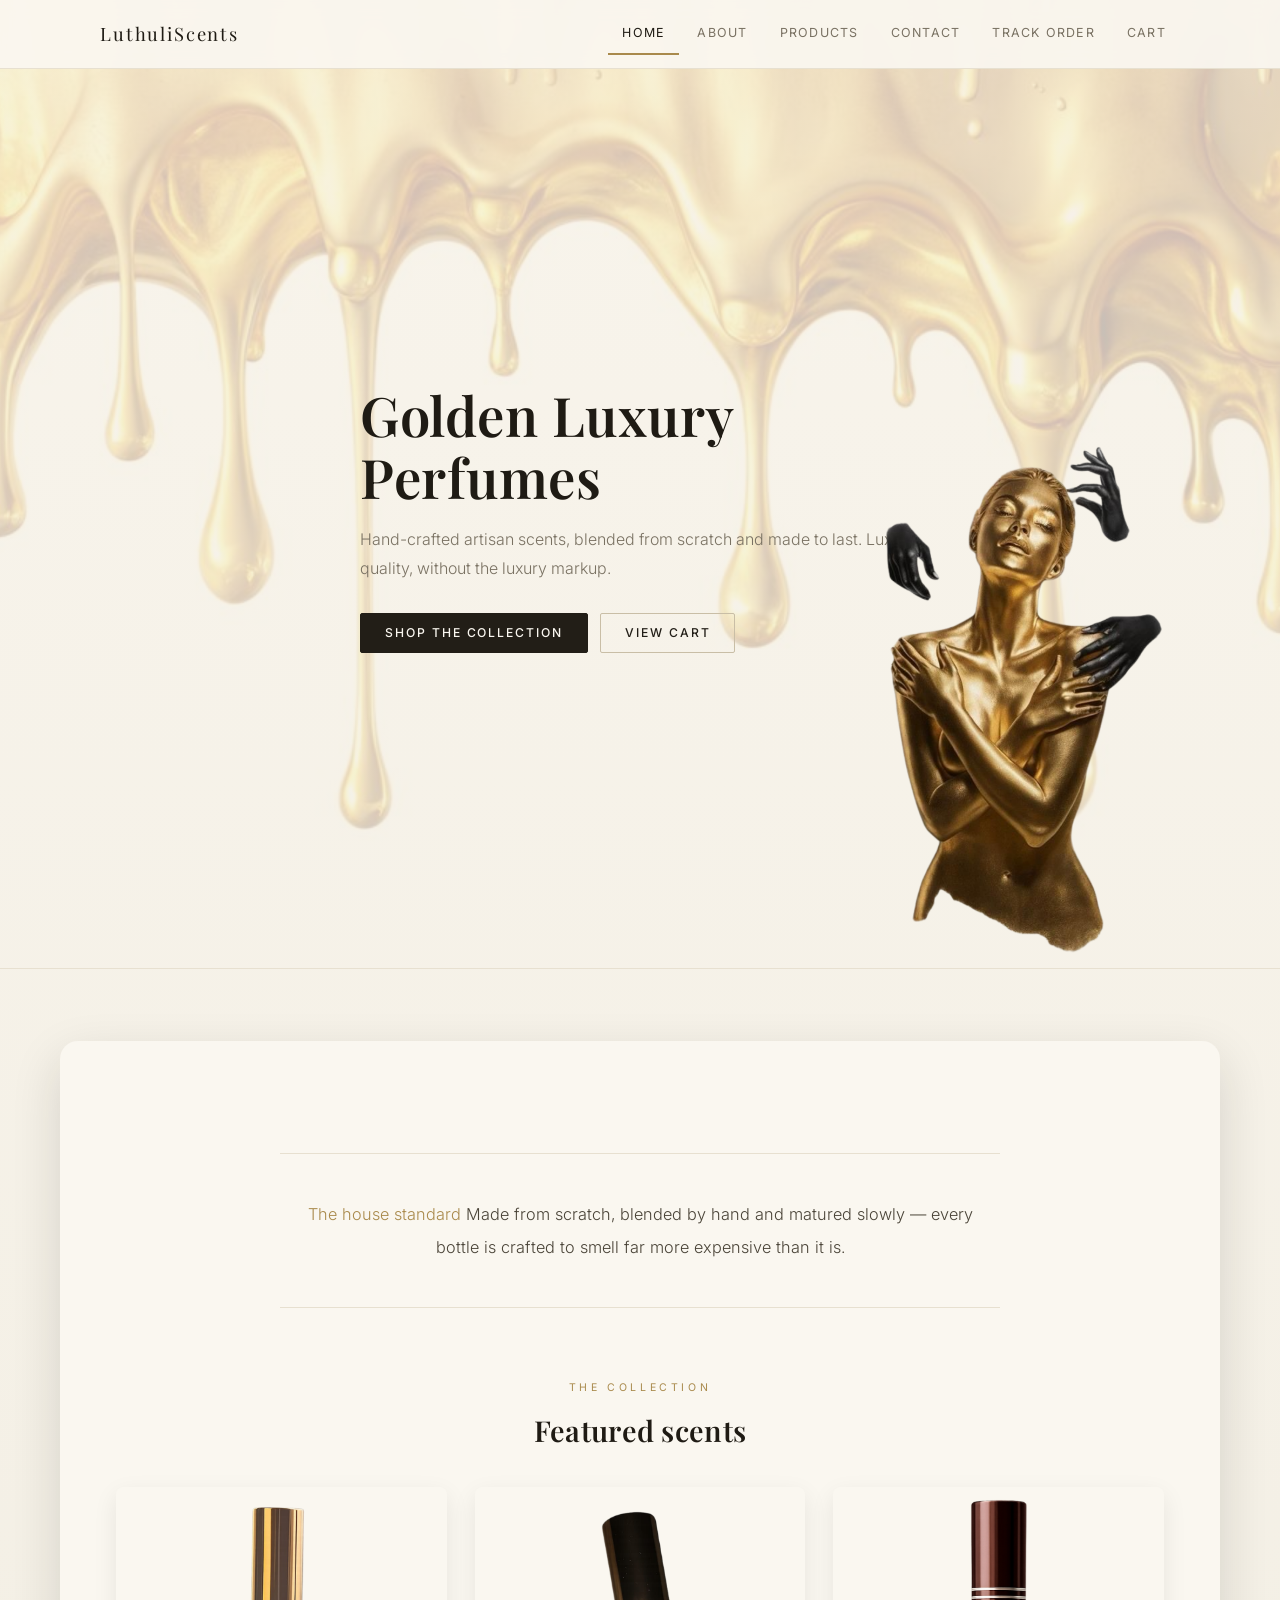
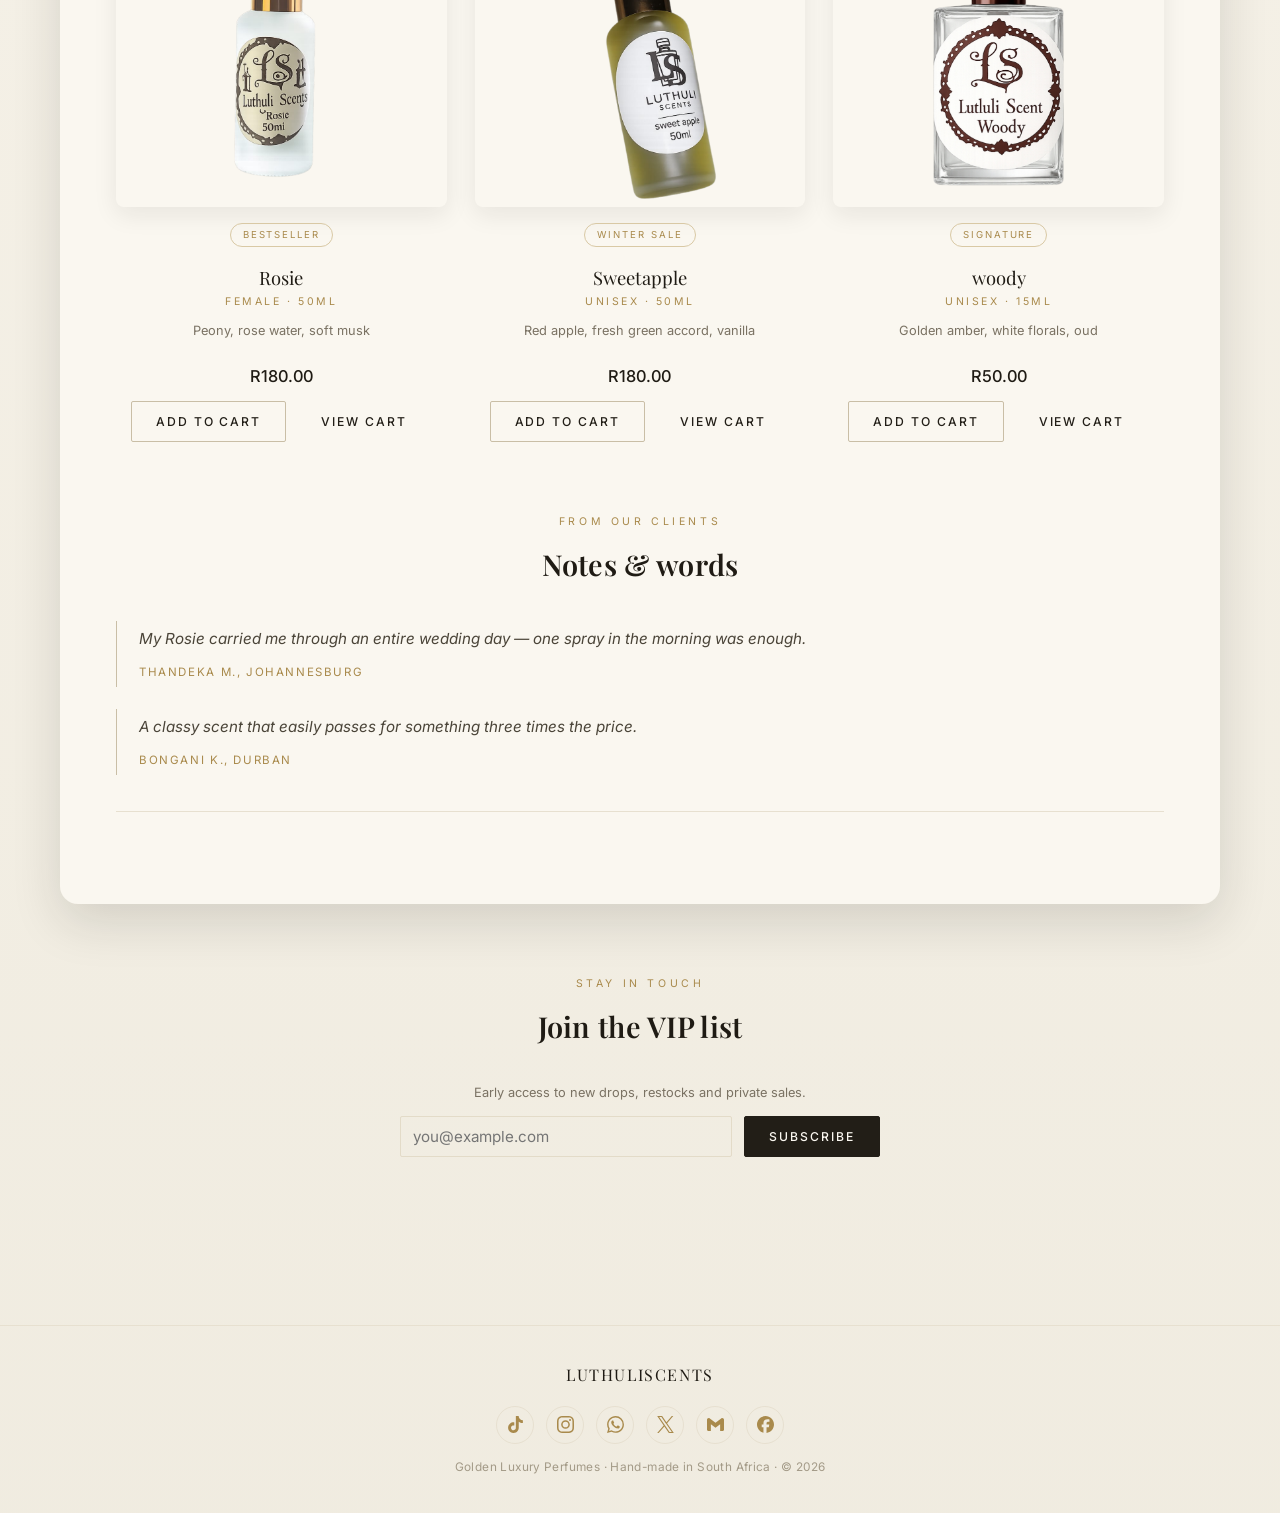
<file: index.html>
<!DOCTYPE html>
<html lang="en">
  <head>
    <meta charset="UTF-8" />
    <meta name="viewport" content="width=device-width, initial-scale=1.0" />
    <title>LuthuliScents — Golden Luxury Perfumes</title>
    <meta name="description" content="Hand-crafted artisan perfumes made from scratch in South Africa. Female, male and unisex scents that smell expensive without the markup." />
    <link rel="stylesheet" href="css/style.css" />
  </head>
<body data-active="home"
        data-hero-title="Golden Luxury Perfumes"
        data-hero-subtitle="Hand-crafted artisan scents, blended from scratch and made to last. Luxury quality, without the luxury markup."
        data-hero-cta-label="Shop the collection"
        data-hero-cta-href="products.html"
        data-hero-cta2-label="View cart"
        data-hero-cta2-href="cart.html"
        data-hero-float="golden-lady.png">
    <div id="site-header"></div>
    <div id="site-hero"></div>

    <main class="container page">
      <div class="home-body">
        <div class="statement"><span class="mark">The house standard</span> Made from scratch, blended by hand and matured slowly — every bottle is crafted to smell far more expensive than it is.</div>

        <section class="sec-head">
          <div class="label">The Collection</div>
          <h2>Featured scents</h2>
        </section>
        <div class="grid grid-3" id="featured-grid"></div>

        <section class="sec-head">
          <div class="label">From our clients</div>
          <h2>Notes &amp; words</h2>
        </section>
        <div class="quote">My Rosie carried me through an entire wedding day — one spray in the morning was enough.<div class="who">Thandeka M., Johannesburg</div></div>
        <div class="quote">A classy scent that easily passes for something three times the price.<div class="who">Bongani K., Durban</div></div>

        <hr />
      </div>

      <section class="sec-head">
        <div class="label">Stay in touch</div>
        <h2>Join the VIP list</h2>
      </section>
      <p class="caption" style="text-align:center;">Early access to new drops, restocks and private sales.</p>
      <form id="newsletter-form" style="max-width:480px; margin:0 auto; display:flex; gap:12px; flex-wrap:wrap;">
        <input id="newsletter-email" name="email" type="email" placeholder="you@example.com" style="flex:1; min-width:220px;" required />
        <button class="btn primary" type="submit">Subscribe</button>
      </form>
      <p id="newsletter-result" style="text-align:center;"></p>
    </main>

    <div id="site-footer"></div>

    <script src="js/data.js"></script>
    <script src="js/site.js"></script>
    <script src="js/cart.js"></script>
    <script src="js/products.js"></script>
    <script>
      window.LS_READY.then(function () {
        window.renderFeatured('featured-grid');
      });

      document.getElementById('newsletter-form').addEventListener('submit', function (event) {
        event.preventDefault();
        var email = document.getElementById('newsletter-email').value.trim();
        var note = document.getElementById('newsletter-result');
        if (!email || email.indexOf('@') === -1) {
          note.innerHTML = '<span class="alert warning" style="display:inline-block;">Please enter a valid email address.</span>';
          return;
        }
        var mailto = 'mailto:sthandiweluthuli322@gmail.com?subject=' +
          encodeURIComponent('VIP List signup') + '&body=' +
          encodeURIComponent('Please add me to the LuthuliScents VIP list.\nEmail: ' + email);
        window.location.href = mailto;
        note.innerHTML = '<span class="alert success" style="display:inline-block;">Opening your email app — welcome to the VIP list.</span>';
      });
    </script>
  </body>
</html>
</file>
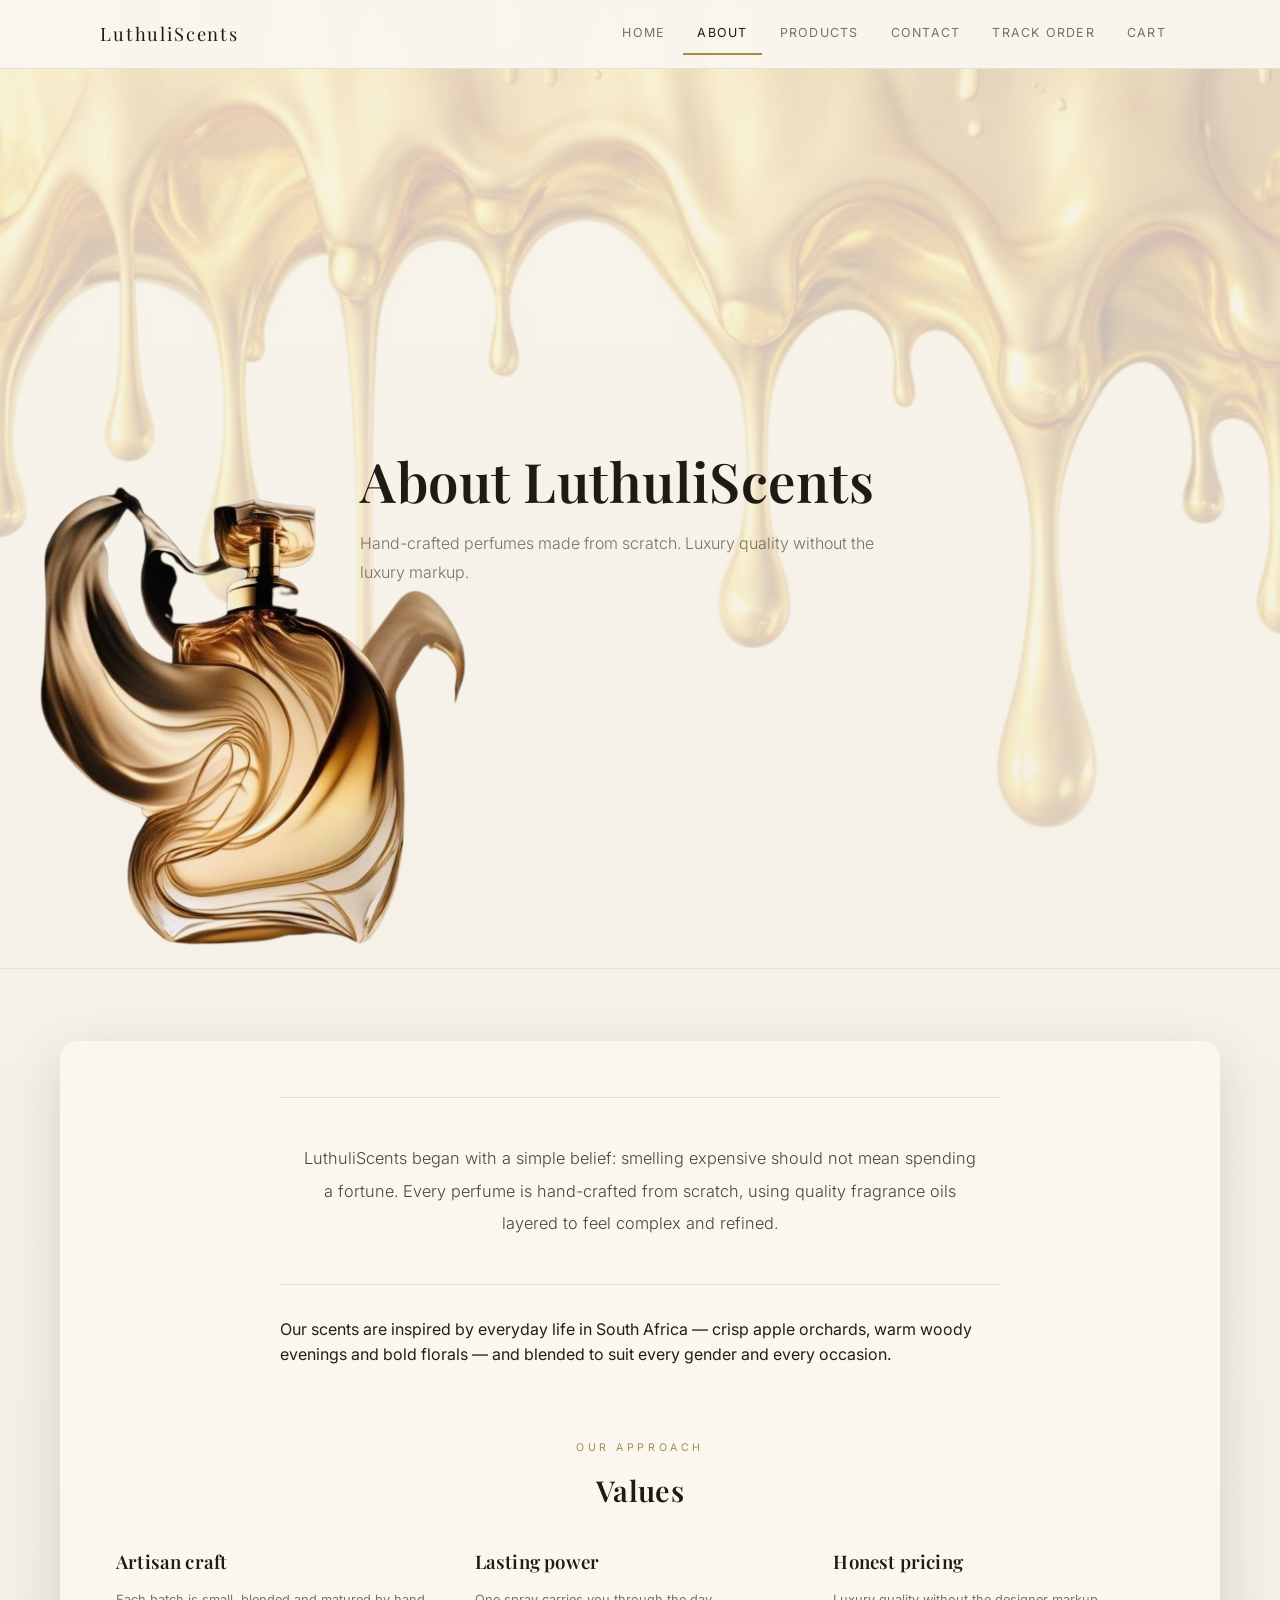
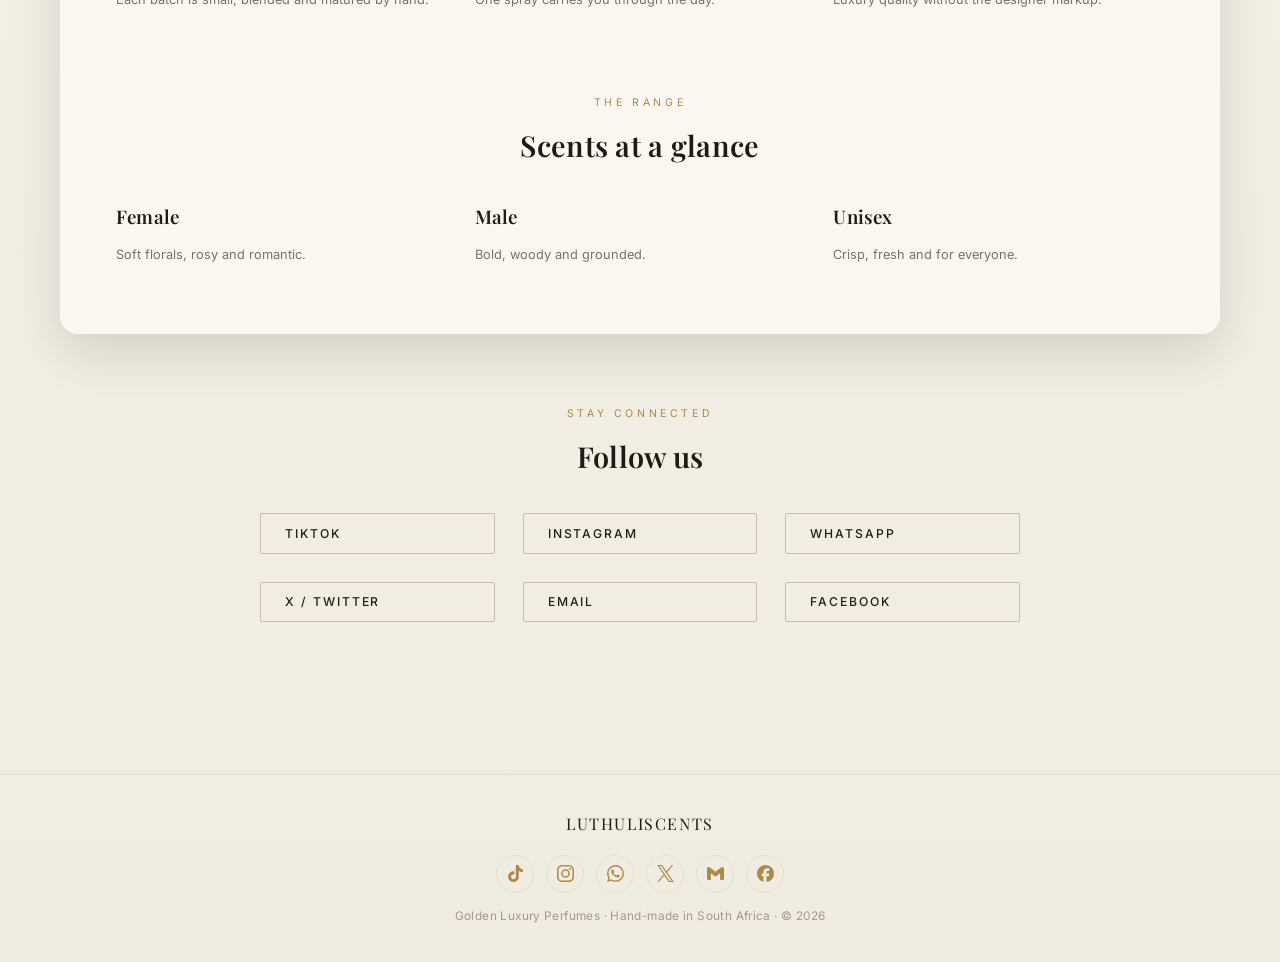
<file: about.html>
<!DOCTYPE html>
<html lang="en">
  <head>
    <meta charset="UTF-8" />
    <meta name="viewport" content="width=device-width, initial-scale=1.0" />
    <title>About LuthuliScents</title>
    <meta name="description" content="LuthuliScents began with a simple belief: smelling expensive should not mean spending a fortune. Hand-crafted perfumes made from scratch in South Africa." />
    <link rel="stylesheet" href="css/style.css" />
  </head>
  <body data-active="about"
        data-hero-title="About LuthuliScents"
        data-hero-subtitle="Hand-crafted perfumes made from scratch. Luxury quality without the luxury markup."
        data-hero-float-left="golden-bottle.png">
    <div id="site-header"></div>
    <div id="site-hero"></div>

    <main class="container page">
      <div class="home-body">

      <div class="statement" style="margin-top:0;">
        LuthuliScents began with a simple belief: smelling expensive should not mean
        spending a fortune. Every perfume is hand-crafted from scratch, using quality
        fragrance oils layered to feel complex and refined.
      </div>

      <p style="max-width:720px; margin:32px auto 0;">
        Our scents are inspired by everyday life in South Africa — crisp apple
        orchards, warm woody evenings and bold florals — and blended to suit every
        gender and every occasion.
      </p>

      <section class="sec-head">
        <div class="label">Our approach</div>
        <h2>Values</h2>
      </section>
      <div class="grid grid-3">
        <div>
          <h3>Artisan craft</h3>
          <p class="caption">Each batch is small, blended and matured by hand.</p>
        </div>
        <div>
          <h3>Lasting power</h3>
          <p class="caption">One spray carries you through the day.</p>
        </div>
        <div>
          <h3>Honest pricing</h3>
          <p class="caption">Luxury quality without the designer markup.</p>
        </div>
      </div>

      <section class="sec-head">
        <div class="label">The range</div>
        <h2>Scents at a glance</h2>
      </section>
      <div class="grid grid-3">
        <div>
          <h3>Female</h3>
          <p class="caption">Soft florals, rosy and romantic.</p>
        </div>
        <div>
          <h3>Male</h3>
          <p class="caption">Bold, woody and grounded.</p>
        </div>
        <div>
          <h3>Unisex</h3>
          <p class="caption">Crisp, fresh and for everyone.</p>
        </div>
      </div>

      </div>

      <section class="sec-head">
        <div class="label">Stay connected</div>
        <h2>Follow us</h2>
      </section>
      <div class="grid grid-3" data-social-links style="max-width:760px; margin:0 auto;"></div>
    </main>

    <div id="site-footer"></div>

    <script src="js/data.js"></script>
    <script src="js/site.js"></script>
    <script src="js/cart.js"></script>
    <script src="js/products.js"></script>
    <script>
      window.LS_READY.then(function (data) {
        var holder = document.querySelector('[data-social-links]');
        if (!holder) return;
        holder.innerHTML = Object.keys(data.social_links).map(function (name) {
          return '<a class="btn" href="' + data.social_links[name] + '" target="_blank" rel="noopener">' + name + '</a>';
        }).join('');
      });
    </script>
  </body>
</html>
</file>
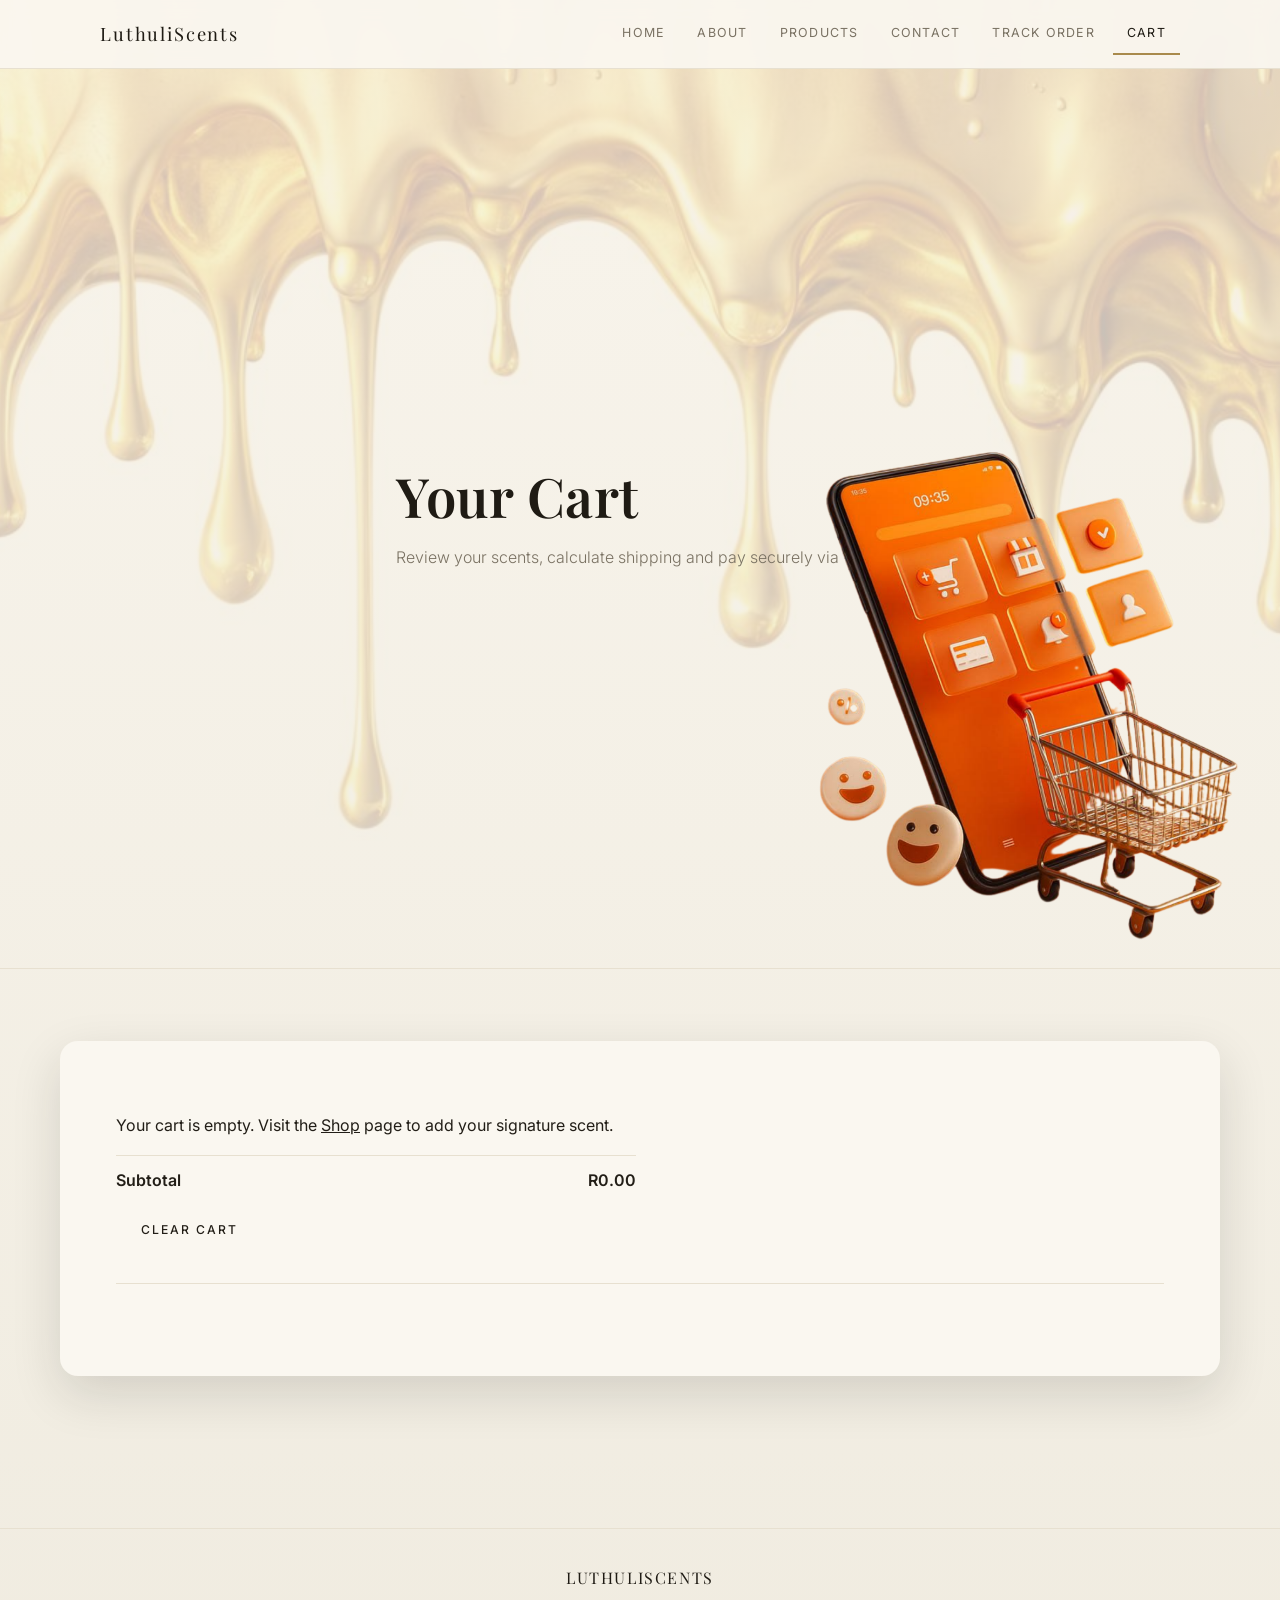
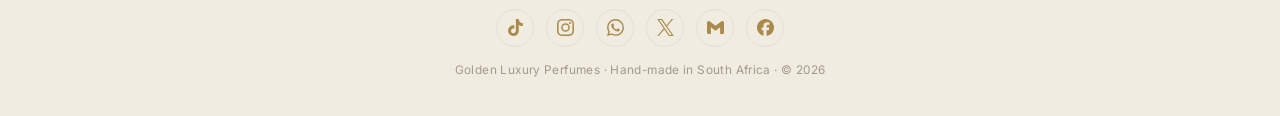
<file: cart.html>
<!DOCTYPE html>
<html lang="en">
  <head>
    <meta charset="UTF-8" />
    <meta name="viewport" content="width=device-width, initial-scale=1.0" />
    <title>Cart &amp; Checkout — LuthuliScents</title>
    <meta name="description" content="Review your LuthuliScents cart, calculate flat-rate shipping and pay securely via Yoco." />
    <link rel="stylesheet" href="css/style.css" />
  </head>
  <body data-active="cart"
        data-hero-title="Your Cart"
        data-hero-subtitle="Review your scents, calculate shipping and pay securely via Yoco."
        data-hero-float="colourful-cart.png">
    <div id="site-header"></div>
    <div id="site-hero"></div>

    <main class="container page">

      <div class="home-body">
      <section>
        <div id="cart-lines"></div>
        <div class="summary-row total" style="max-width:520px;">
          <span>Subtotal</span><span id="cart-subtotal">R0.00</span>
        </div>
        <button class="btn ghost" id="clear-cart" style="margin-top:12px;">Clear cart</button>
      </section>

      <hr />

      <section id="checkout">
        <div class="sec-head" style="margin-top:0;">
          <div class="label">Delivery</div>
          <h2>Checkout</h2>
        </div>
        <p class="caption" style="text-align:center; margin-bottom:24px;">Enter your details to calculate shipping to your door. Free shipping on all orders over R500.</p>

        <form id="checkout-form" class="form-grid" style="max-width:760px; margin:0 auto;">
          <div>
            <label for="checkout-name">Full name</label>
            <input id="checkout-name" name="name" type="text" />
          </div>
          <div>
            <label for="checkout-email">Email address</label>
            <input id="checkout-email" name="email" type="email" />
          </div>
          <div>
            <label for="checkout-phone">Phone number</label>
            <input id="checkout-phone" name="phone" type="tel" />
          </div>
          <div>
            <label for="checkout-city">City</label>
            <input id="checkout-city" name="city" type="text" value="Johannesburg" />
          </div>
          <div>
            <label for="checkout-address">Street address</label>
            <input id="checkout-address" name="address" type="text" />
          </div>
          <div>
            <label for="checkout-suburb">Suburb</label>
            <input id="checkout-suburb" name="suburb" type="text" />
          </div>
          <div>
            <label for="checkout-postal">Postal code</label>
            <input id="checkout-postal" name="postal" type="text" />
          </div>
          <div>
            <label for="checkout-delivery-city">Delivery city</label>
            <input id="checkout-delivery-city" name="delivery_city" type="text" value="Johannesburg" />
          </div>
          <div class="full">
            <button class="btn primary" type="submit">Calculate shipping &amp; checkout</button>
          </div>
        </form>

        <div id="checkout-notice"></div>
        <div id="quote-area" style="max-width:620px; margin:20px auto 0; text-align:center;">
          <button id="quote-pay-btn" type="button" class="btn primary"
            style="background:#0f5132;border-color:#0f5132;">
            Generate &amp; copy Yoco payment link
          </button>
          <p class="caption" style="margin-top:8px;">
            Get a live Bob Go courier price for the delivery address above, then copy the
            Yoco payment link to send the buyer in WhatsApp.
          </p>
          <div id="quote-result" style="margin-top:12px;"></div>
        </div>

        <div id="checkout-summary" style="max-width:620px; margin:28px auto 0;"></div>
      </section>
      </div>
    </main>

    <div id="site-footer"></div>

    <script src="js/data.js"></script>
    <script src="js/site.js"></script>
    <script src="js/cart.js"></script>
    <script src="js/checkout.js"></script>
  </body>
</html>
</file>
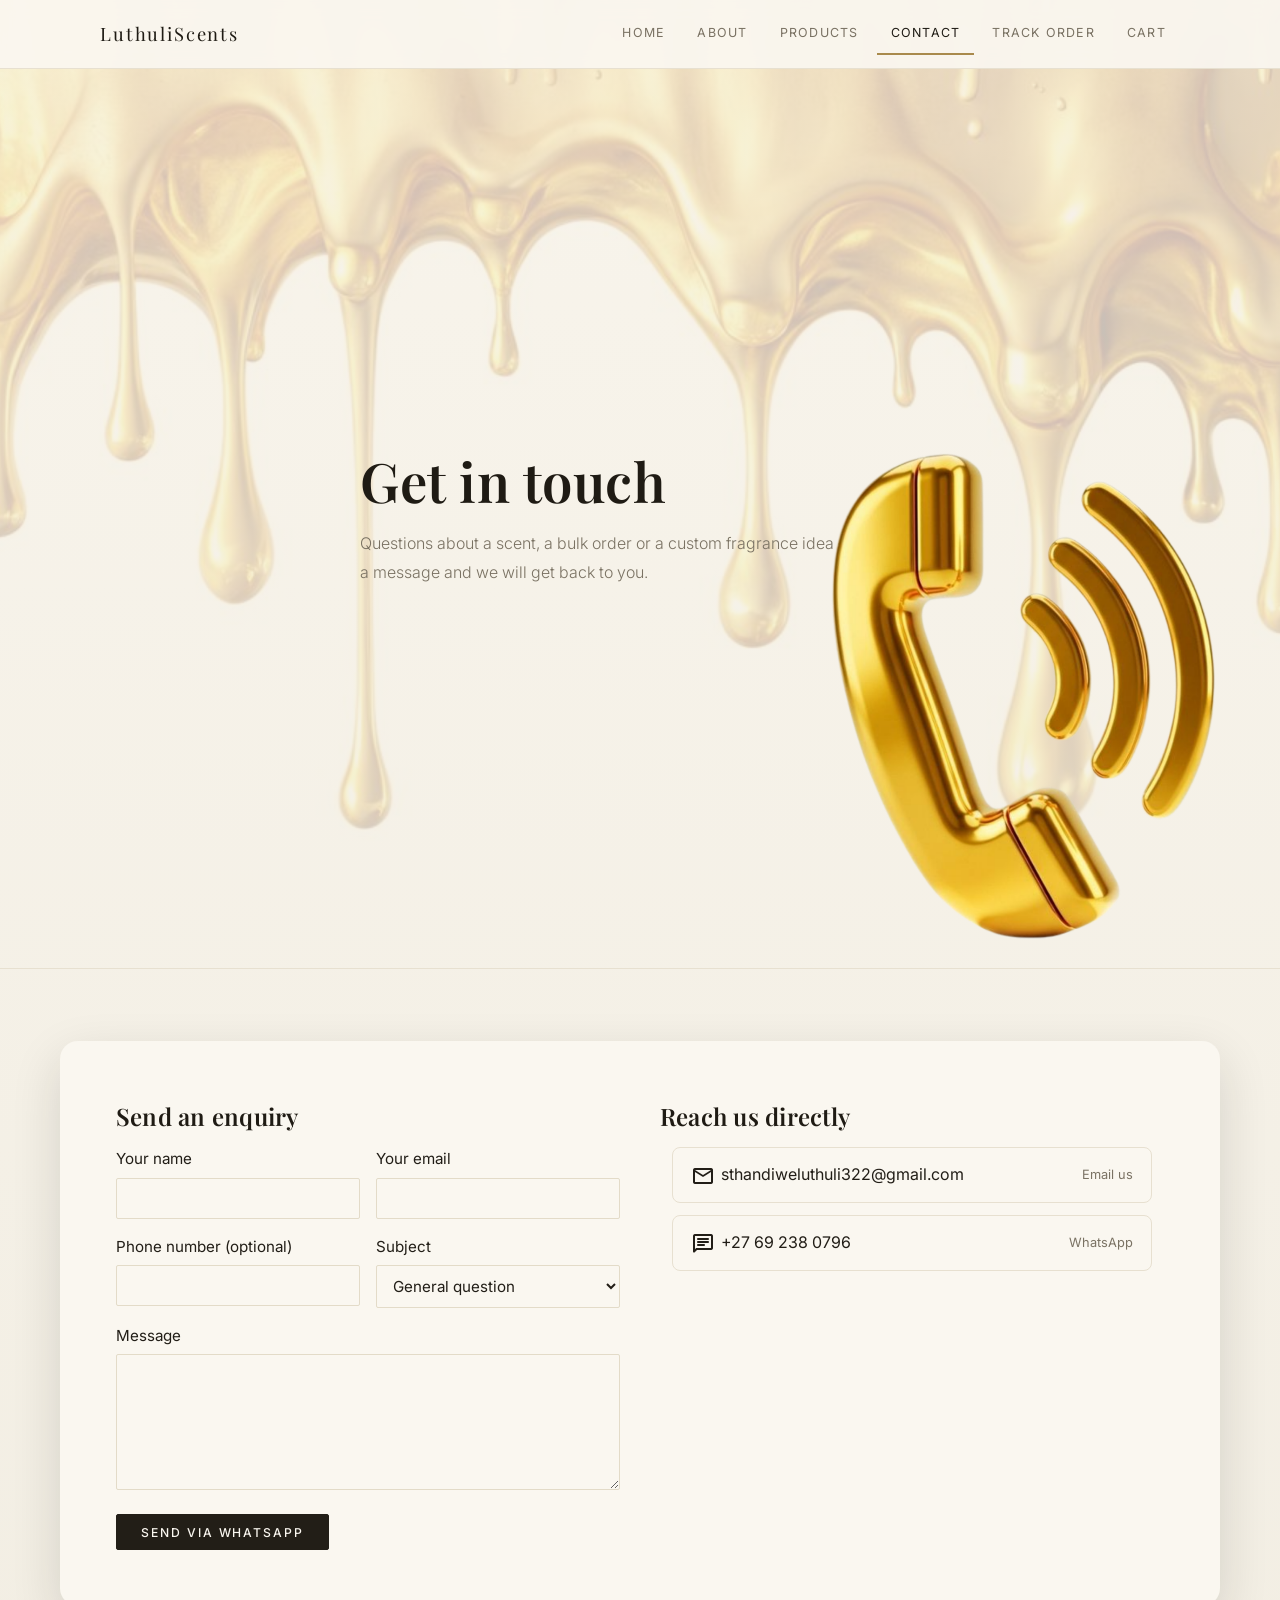
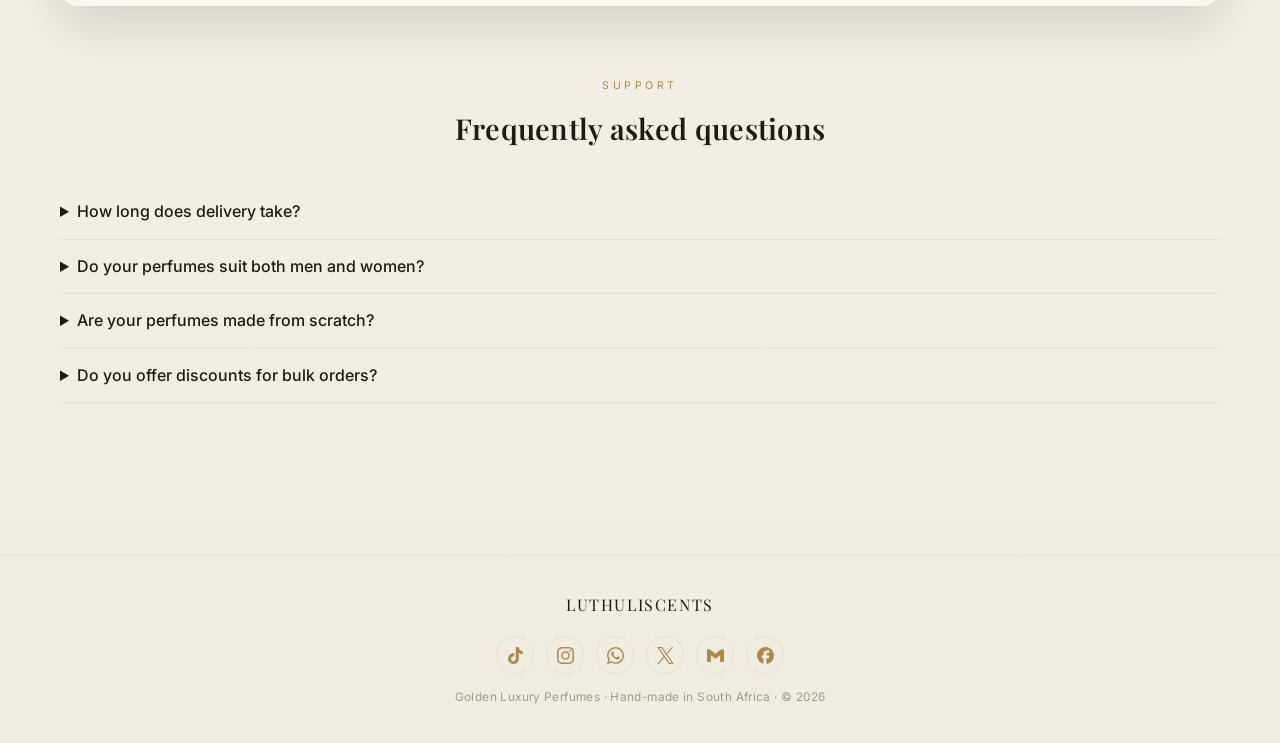
<file: contact.html>
<!DOCTYPE html>
<html lang="en">
  <head>
    <meta charset="UTF-8" />
    <meta name="viewport" content="width=device-width, initial-scale=1.0" />
    <title>Contact — LuthuliScents</title>
    <meta name="description" content="Contact LuthuliScents for questions, bulk or wholesale orders, custom fragrances and order support." />
    <link rel="stylesheet" href="css/style.css" />
  </head>
  <body data-active="contact"
        data-hero-title="Get in touch"
        data-hero-subtitle="Questions about a scent, a bulk order or a custom fragrance idea — send us a message and we will get back to you."
        data-hero-float="golden-x.png">
    <div id="site-header"></div>
    <div id="site-hero"></div>

    <main class="container page">

      <div class="home-body">
      <section class="split">
        <div>
          <h2>Send an enquiry</h2>
          <form id="contact-form" class="form-grid">
            <div>
              <label for="contact-name">Your name</label>
              <input id="contact-name" name="name" type="text" />
            </div>
            <div>
              <label for="contact-email">Your email</label>
              <input id="contact-email" name="email" type="email" />
            </div>
            <div>
              <label for="contact-phone">Phone number (optional)</label>
              <input id="contact-phone" name="phone" type="tel" />
            </div>
            <div>
              <label for="contact-subject">Subject</label>
              <select id="contact-subject" name="subject">
                <option>General question</option>
                <option>Bulk / wholesale order</option>
                <option>Custom fragrance</option>
                <option>Order support</option>
                <option>Other</option>
              </select>
            </div>
            <div class="full">
              <label for="contact-message">Message</label>
              <textarea id="contact-message" name="message" rows="6"></textarea>
            </div>
            <div class="full">
              <button class="btn primary" type="submit">Send via WhatsApp</button>
            </div>
          </form>
          <div id="contact-result"></div>
        </div>

        <div>
          <h2>Reach us directly</h2>
          <div class="contact-links">
            <a href="mailto:sthandiweluthuli322@gmail.com">
              <span><span class="material-symbols-rounded ls-icon">mail</span>sthandiweluthuli322@gmail.com</span>
              <span class="caption">Email us</span>
            </a>
            <a href="https://wa.me/27692380796" target="_blank" rel="noopener">
              <span><span class="material-symbols-rounded ls-icon">chat</span>+27 69 238 0796</span>
              <span class="caption">WhatsApp</span>
            </a>
          </div>
        </div>
      </section>
      </div>

      <section class="sec-head">
        <div class="label">Support</div>
        <h2>Frequently asked questions</h2>
      </section>
      <details class="faq">
        <summary>How long does delivery take?</summary>
        <p>Orders ship within 2 business days. Delivery typically takes 2&ndash;5 business days depending on your location.</p>
      </details>
      <details class="faq">
        <summary>Do your perfumes suit both men and women?</summary>
        <p>Yes — we make female, male and unisex scents. Many of our favourites are unisex.</p>
      </details>
      <details class="faq">
        <summary>Are your perfumes made from scratch?</summary>
        <p>Absolutely. Every batch is hand-blended and matured in our studio.</p>
      </details>
      <details class="faq">
        <summary>Do you offer discounts for bulk orders?</summary>
        <p>Yes! For weddings, gifting or wholesale, contact us directly for a custom quote.</p>
      </details>
    </main>

    <div id="site-footer"></div>

    <script src="js/data.js"></script>
    <script src="js/site.js"></script>
    <script src="js/cart.js"></script>
    <script src="js/contact.js"></script>
  </body>
</html>
</file>
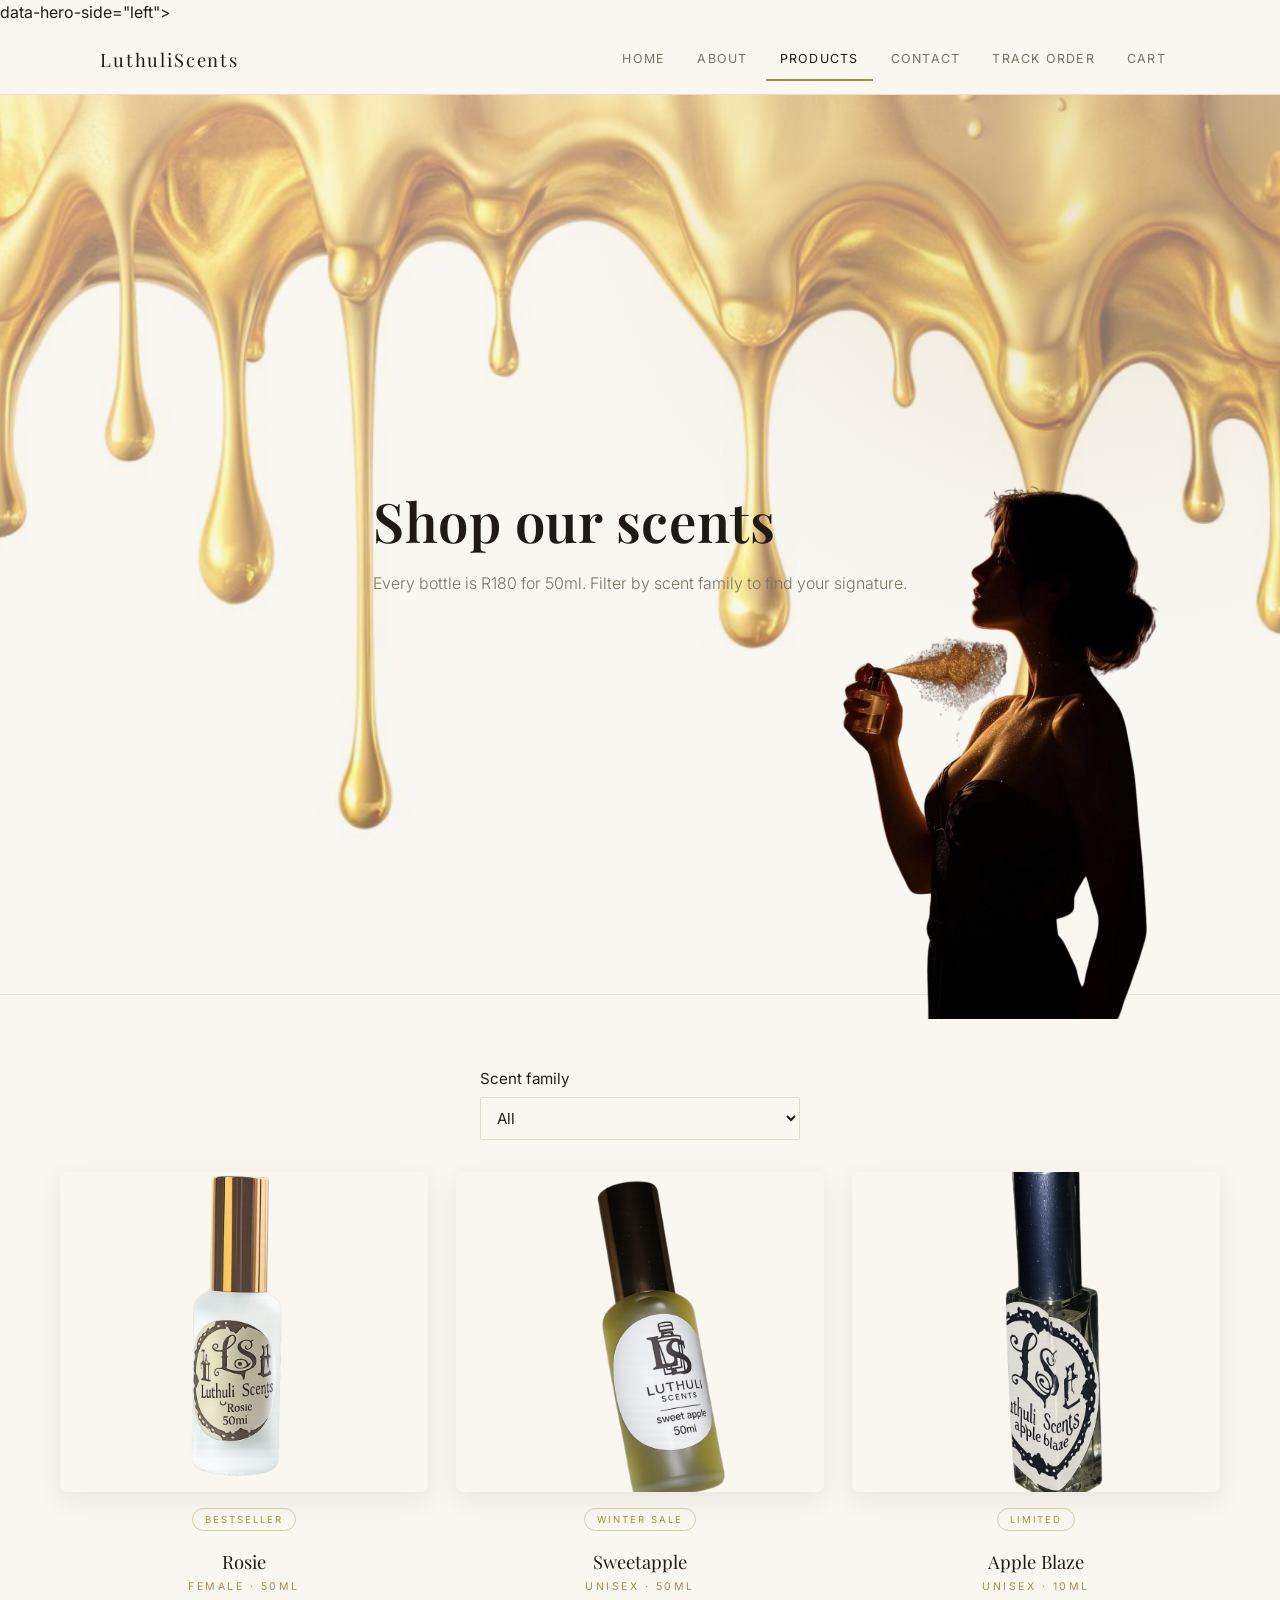
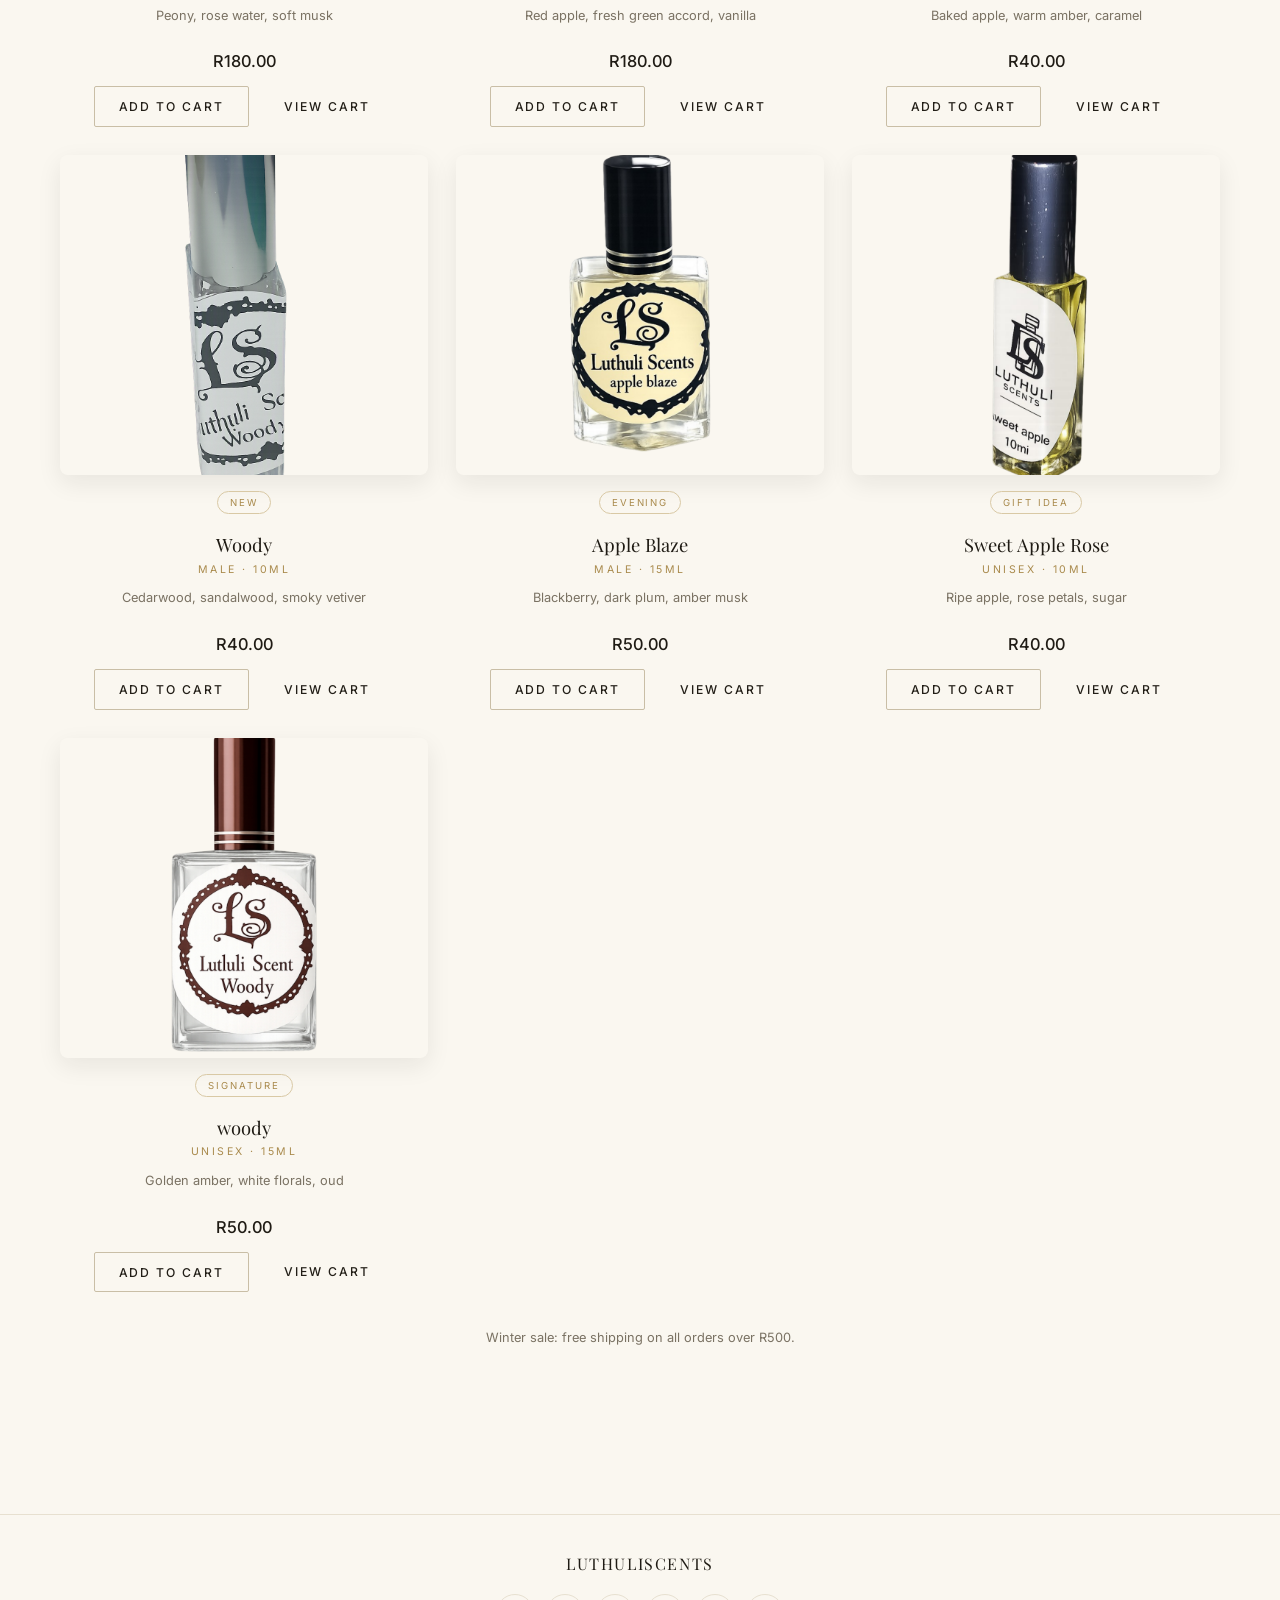
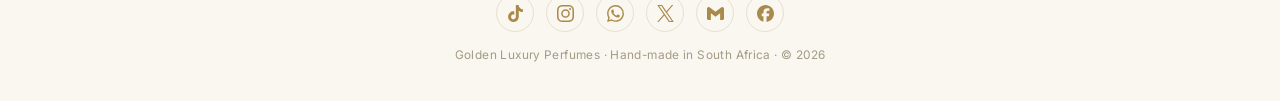
<file: products.html>
<!DOCTYPE html>
<html lang="en">
  <head>
    <meta charset="UTF-8" />
    <meta name="viewport" content="width=device-width, initial-scale=1.0" />
    <title>Products — LuthuliScents</title>
    <meta name="description" content="Browse the LuthuliScents collection — female, male and unisex perfumes. Every bottle is R180 for 50ml." />
    <link rel="stylesheet" href="css/style.css" />
  </head>
  <body data-active="products"
        data-hero-title="Shop our scents"
        data-hero-subtitle="Every bottle is R180 for 50ml. Filter by scent family to find your signature."
        data-hero-float="colourful-male.png">
        data-hero-side="left">
    <div id="site-header"></div>
    <div id="site-hero"></div>

    <main class="container page products-container">

      <div style="max-width:320px; margin:0 auto 32px;">
        <label for="family-filter">Scent family</label>
        <select id="family-filter">
          <option value="All" selected>All</option>
          <option value="Female">Female</option>
          <option value="Male">Male</option>
          <option value="Unisex">Unisex</option>
        </select>
      </div>

      <div class="grid grid-3" id="products-grid"></div>

      <p class="caption" style="text-align:center; margin-top:36px;">
        Winter sale: free shipping on all orders over R500.
      </p>
    </main>

    <div id="site-footer"></div>

    <script src="js/data.js"></script>
    <script src="js/site.js"></script>
    <script src="js/cart.js"></script>
    <script src="js/products.js"></script>
    <script>
      window.LS_READY.then(function () {
        window.initFamilyFilter('products-grid', 'family-filter');
      });
    </script>
  </body>
</html>
</file>
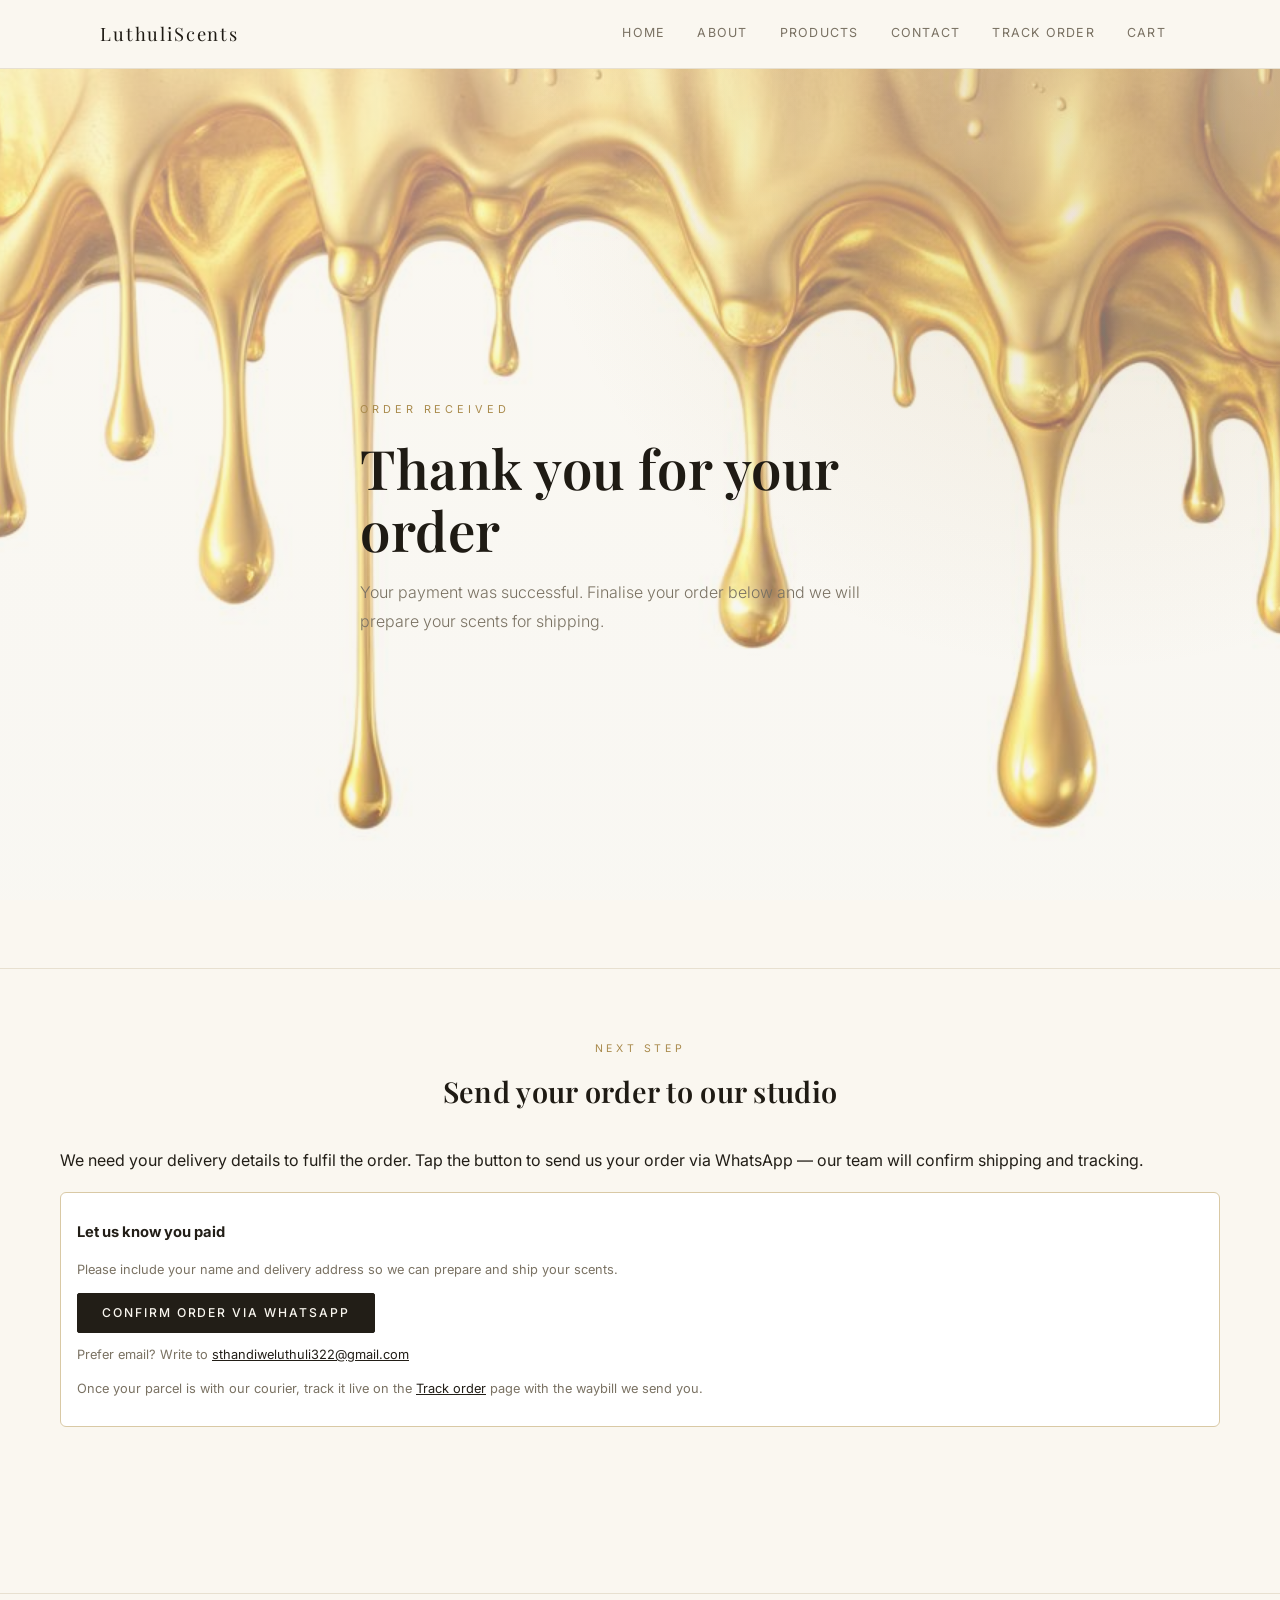
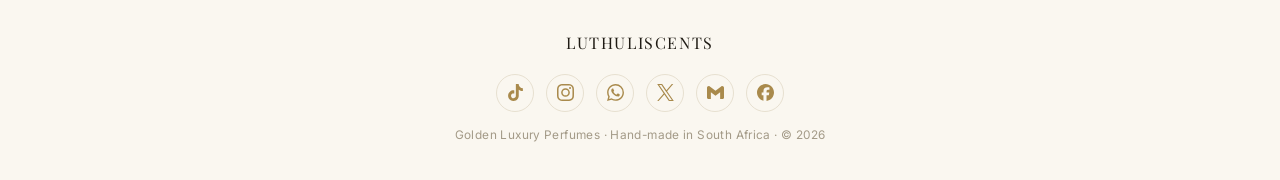
<file: success.html>
<!DOCTYPE html>
<html lang="en">
  <head>
    <meta charset="UTF-8" />
    <meta name="viewport" content="width=device-width, initial-scale=1.0" />
    <title>Payment complete — LuthuliScents</title>
    <meta name="description" content="Thank you for your LuthuliScents order. Confirm your order via WhatsApp and we will prepare it for shipping." />
    <link rel="stylesheet" href="css/style.css" />
  </head>
  <body data-active="success"
        data-hero-eyebrow="Order received"
        data-hero-title="Thank you for your order"
        data-hero-subtitle="Your payment was successful. Finalise your order below and we will prepare your scents for shipping."
        data-hero-side="right">
    <div id="site-header"></div>
    <div id="site-hero"></div>

    <main class="container page">

      <section class="sec-head">
        <div class="label">Next step</div>
        <h2>Send your order to our studio</h2>
      </section>

      <p class="lead">We need your delivery details to fulfil the order. Tap the button to send us your order via WhatsApp — our team will confirm shipping and tracking.</p>

      <div class="alert success" style="margin-top:18px;">
        <p><strong>Let us know you paid</strong></p>
        <p class="caption" style="margin-top:8px;">Please include your name and delivery address so we can prepare and ship your scents.</p>
        <a id="wa-confirm" class="btn primary" href="https://wa.me/27692380796?text=Hi%20LuthuliScents!%20I%20just%20completed%20my%20payment%20and%20would%20like%20to%20confirm%20my%20order." target="_blank" rel="noopener">Confirm order via WhatsApp</a>
        <p class="caption" style="margin-top:12px;">Prefer email? Write to <a href="mailto:sthandiweluthuli322@gmail.com">sthandiweluthuli322@gmail.com</a></p>
        <p class="caption" style="margin-top:10px;">Once your parcel is with our courier, track it live on the <a href="track.html">Track order</a> page with the waybill we send you.</p>
      </div>

    </main>

    <div id="site-footer"></div>

    <script src="js/data.js"></script>
    <script src="js/site.js"></script>
    <script src="js/cart.js"></script>
  </body>
</html>
</file>
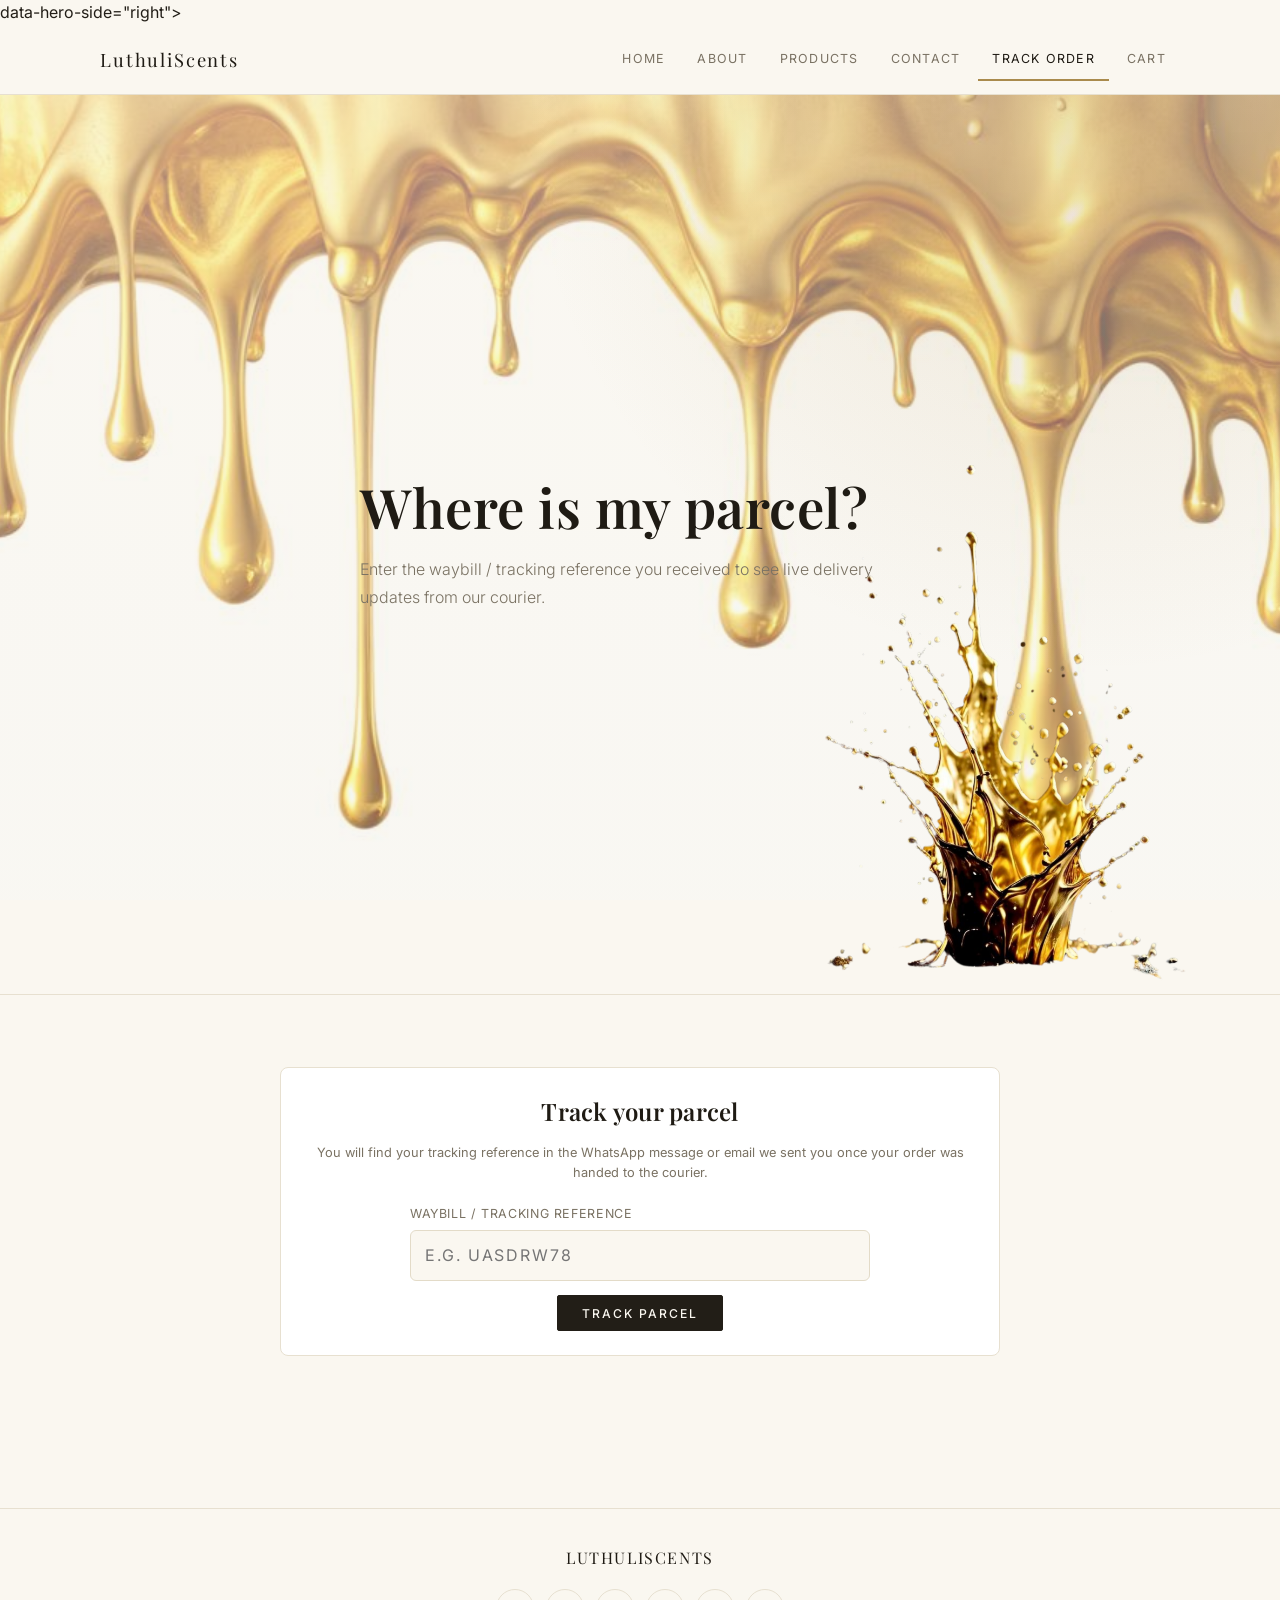
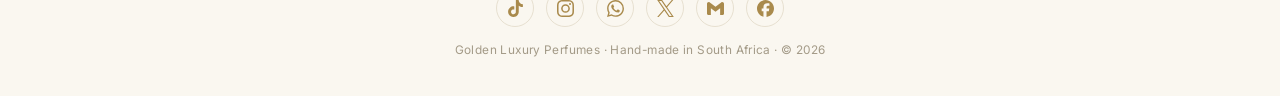
<file: track.html>
<!DOCTYPE html>
<html lang="en">
  <head>
    <meta charset="UTF-8" />
    <meta name="viewport" content="width=device-width, initial-scale=1.0" />
    <title>Track your order — LuthuliScents</title>
    <meta name="description" content="Track your LuthuliScents parcel with your Bob Go waybill or tracking reference and see live delivery updates." />
    <link rel="stylesheet" href="css/style.css" />
  </head>
  <body data-active="track"
        data-hero-title="Where is my parcel?"
        data-hero-subtitle="Enter the waybill / tracking reference you received to see live delivery updates from our courier."
        data-hero-float="gold-splat.png">
        data-hero-side="right">
    <div id="site-header"></div>
    <div id="site-hero"></div>

    <main class="container page" style="max-width:720px;">

      <section class="trackbox">
        <h2>Track your parcel</h2>
        <p class="caption">You will find your tracking reference in the WhatsApp message or email we sent you once your order was handed to the courier.</p>
        <form id="track-form" class="track-search">
          <div>
            <label for="track-ref">Waybill / tracking reference</label>
            <input id="track-ref" name="ref" type="text" placeholder="e.g. UASDRW78" autocomplete="off" />
          </div>
          <div class="full">
            <button class="btn primary" type="submit">Track parcel</button>
          </div>
        </form>
        <div id="track-notice"></div>
      </section>

      <section id="track-result" hidden></section>

    </main>

    <div id="site-footer"></div>

    <script src="js/data.js"></script>
    <script src="js/site.js"></script>
    <script src="js/cart.js"></script>
    <script src="js/track.js"></script>
  </body>
</html>
</file>
<file: css/style.css>
/* LuthuliScents — minimal luxury ivory theme.
   Ported from the Streamlit design system (core/styles.py).
   Fonts: Playfair Display (display serif) + Inter (body). */

@import url('https://fonts.googleapis.com/css2?family=Playfair+Display:wght@500;600;700&family=Inter:wght@300;400;500;600&display=swap');
@import url('https://fonts.googleapis.com/css2?family=Material+Symbols+Rounded:opsz,wght,FILL,GRAD@20..48,100..700,0..1,-50..200&display=block');

:root {
  --bg: #FAF7F0;
  --bg-soft: #F4F0E6;
  --surface: #FFFFFF;
  --ink: #221E17;
  --ink-strong: #1F1B14;
  --muted: #7A7263;
  --muted-2: #A39A87;
  --gold: #A98A4C;
  --gold-soft: #D9C9A5;
  --line: #E7E0D0;
  --line-input: #E3DBC8;
  --line-strong: #C9BEA6;
}

* { box-sizing: border-box; }

html { scroll-behavior: smooth; }
html, body { overflow-x: clip; }

body {
  margin: 0;
  font-family: 'Inter', sans-serif;
  font-weight: 400;
  color: var(--ink);
  background: var(--bg);
  line-height: 1.6;
  -webkit-font-smoothing: antialiased;
}

h1, h2, h3, h4, h5, h6 {
  font-family: 'Playfair Display', serif;
  color: var(--ink-strong);
  font-weight: 600;
  letter-spacing: .01em;
  margin: 0 0 .5em;
}

a { color: var(--ink); }
a:hover { color: var(--gold); }

img { max-width: 100%; border-radius: 8px; box-shadow: 0 8px 24px rgba(31, 27, 20, .08); }

hr { border: none; border-top: 1px solid var(--line); margin: 36px 0; }

.container { max-width: 1160px; margin: 0 auto; padding: 0 clamp(20px, 4.5vw, 40px); }

/* ---------- header / navigation ---------- */
.site-header {
  border-bottom: 1px solid var(--line);
  background: rgba(250, 247, 240, .92);
  backdrop-filter: blur(8px);
  position: sticky;
  top: 0;
  z-index: 20;
}
.header-inner {
  max-width: 1160px;
  margin: 0 auto;
  padding: 0 clamp(20px, 4.5vw, 40px);
  display: flex;
  align-items: center;
  justify-content: space-between;
  gap: 16px;
  min-height: 68px;
}
.brand {
  font-family: 'Playfair Display', serif;
  font-size: 1.15rem;
  letter-spacing: .1em;
  color: var(--ink-strong);
  text-decoration: none;
  white-space: nowrap;
}
.brand:hover { color: var(--ink-strong); }
.nav { display: flex; flex-wrap: wrap; gap: 4px; }
.nav a {
  color: var(--muted);
  text-decoration: none;
  font-size: .78rem;
  letter-spacing: .1em;
  text-transform: uppercase;
  padding: 10px 14px;
  border-bottom: 2px solid transparent;
  transition: color .2s ease, border-color .2s ease;
}
.nav a:hover { color: var(--ink-strong); border-bottom-color: var(--gold); }
.nav a.active { color: var(--ink-strong); border-bottom-color: var(--gold); }
.cart-badge {
  display: none;
  align-items: center;
  justify-content: center;
  min-width: 18px;
  height: 18px;
  padding: 0 5px;
  margin-left: 4px;
  border-radius: 999px;
  background: var(--gold);
  color: var(--bg);
  font-size: .66rem;
  letter-spacing: 0;
  vertical-align: top;
}

@media (max-width: 640px) {
  .header-inner { flex-direction: column; padding: 12px clamp(20px, 4.5vw, 40px); }
  .nav a { padding: 8px 10px; }
}

/* ---------- page container ---------- */
.page { padding: clamp(32px, 6vw, 72px) 0 clamp(48px, 8vw, 96px); }

/* ---------- hero ---------- */
.hero {
  position: relative;
  display: flex;
  align-items: center;
  justify-content: center;
  min-height: 100vh;
  min-height: 100dvh;
  padding: clamp(56px, 8vw, 96px) 24px;
  color: var(--ink);
  background:
    radial-gradient(circle at 85% 12%, rgba(169, 138, 76, .16), transparent 42%),
    linear-gradient(rgba(246, 241, 230, .55), rgba(234, 229, 214, .30)),
    url('../img/hero.jpg') center / cover no-repeat;
  background-attachment: fixed;
  border-bottom: 1px solid var(--line);
}
body[data-active="home"],
body[data-active="about"],
body[data-active="contact"],
body[data-active="cart"] {
  background:
    linear-gradient(rgba(246, 241, 230, .78), rgba(238, 233, 220, .88)),
    url('../img/hero.jpg') center / cover no-repeat fixed;
}
body[data-active="home"] .hero {
  background: transparent;
  overflow: hidden;
}
body[data-active="about"] .hero,
body[data-active="contact"] .hero,
body[data-active="cart"] .hero {
  background: transparent;
}
.home-body {
  background: var(--bg);
  border-radius: 18px;
  padding: clamp(28px, 5vw, 56px);
  box-shadow: 0 18px 50px rgba(31, 27, 20, .14);
}
.home-body .sec-head:first-child {
  margin-top: 28px;
}
.hero-float {
  position: absolute;
  right: 0;
  bottom: 0;
  height: 60vh;
  height: 60dvh;
  max-width: 75vw;
  object-fit: cover;
  object-position: center bottom;
  pointer-events: none;
  box-shadow: none;
  border-radius: 0;
}
.hero-float.left {
  right: auto;
  left: 0;
}
@media (min-width: 992px) {
  .hero-float.left,
  body[data-active="products"] .hero-float {
    transform: translateY(25px);
  }
}
.hero-inner {
  position: relative;
  /* z-index: 2; */
}
.hero:has(.hero-float) .hero-inner {
  padding-inline: clamp(0px, 6vw, 56px);
}
@media (hover: none), (max-width: 720px) {
  .hero {
    background-attachment: scroll;
  }
  body[data-active="home"],
  body[data-active="about"],
  body[data-active="contact"],
  body[data-active="cart"] {
    background-attachment: scroll;
  }
}
@media (max-width: 720px), (max-height: 540px) {
  .hero-float {
    height: 40vh;
    height: 38dvh;
    max-width: 62vw;
  }
}
.hero-inner {
  display: flex;
  align-items: center;
  justify-content: center;
  gap: clamp(24px, 5vw, 56px);
  max-width: 1080px;
  margin: 0 auto;
}
.hero .hero-logo {
  width: clamp(150px, 24vw, 250px);
  height: clamp(150px, 24vw, 250px);
  object-fit: cover;
  border-radius: 0;
  flex: 0 0 auto;
  border: 6px solid #FFF9EC;
  box-shadow: 0 18px 40px rgba(20, 12, 7, .18);
}
.hero .hero-text {
  max-width: 560px;
  text-align: left;
}
.hero.logo-right .hero-inner { flex-direction: row-reverse; }
.hero .eyebrow {
  font-size: .68rem;
  letter-spacing: .36em;
  text-transform: uppercase;
  color: var(--gold);
  margin: 0 0 18px;
}
.hero h1 {
  font-family: 'Playfair Display', serif;
  font-size: clamp(2.1rem, 6vw, 3.4rem);
  color: var(--ink-strong);
  font-weight: 600;
  line-height: 1.15;
  max-width: 18ch;
  margin: 0 0 16px;
}
.hero p {
  color: var(--muted);
  font-size: 1rem;
  max-width: 620px;
  margin: 0;
  line-height: 1.8;
  font-weight: 300;
}
.hero-actions {
  display: flex;
  gap: 12px;
  justify-content: flex-start;
  flex-wrap: wrap;
  margin-top: 30px;
}
.hero .btn.primary { background: var(--ink); color: var(--bg); border-color: var(--ink); }
.hero .btn.primary:hover { background: var(--gold); border-color: var(--gold); }

@media (max-width: 720px) {
  .hero-inner { flex-direction: column; text-align: center; }
  .hero.logo-right .hero-inner { flex-direction: column; }
  .hero .hero-logo { width: clamp(120px, 38vw, 190px); height: clamp(120px, 38vw, 190px); }
  .hero .hero-text { text-align: center; }
  .hero-actions { justify-content: center; }
}

/* ---------- section headings ---------- */
.sec-head { margin: clamp(44px, 7vw, 72px) 0 clamp(24px, 4vw, 34px); text-align: center; }
.sec-head .label {
  font-size: .66rem;
  letter-spacing: .34em;
  text-transform: uppercase;
  color: var(--gold);
  margin-bottom: 10px;
}
.sec-head h2 { font-size: 1.8rem; margin: 0; }

/* ---------- statement ---------- */
.statement {
  margin: 56px auto 16px;
  max-width: 720px;
  text-align: center;
  border-top: 1px solid var(--line);
  border-bottom: 1px solid var(--line);
  padding: 44px 24px;
  color: #4A4438;
  font-size: 1.02rem;
  line-height: 2;
  font-weight: 300;
}
.statement .mark { color: var(--gold); }

/* ---------- buttons ---------- */
.btn {
  display: inline-block;
  background: transparent;
  color: var(--ink);
  border: 1px solid var(--line-strong);
  border-radius: 2px;
  font-family: 'Inter', sans-serif;
  font-size: .76rem;
  letter-spacing: .16em;
  text-transform: uppercase;
  font-weight: 500;
  padding: .6rem 1.5rem;
  text-decoration: none;
  cursor: pointer;
  transition: background .2s ease, color .2s ease, border-color .2s ease;
}
.btn:hover { background: var(--ink); color: var(--bg); border-color: var(--ink); }
.btn.primary {
  background: var(--ink);
  color: var(--bg);
  border-color: var(--ink);
}
.btn.primary:hover { background: var(--gold); border-color: var(--gold); color: var(--bg); }
.btn.ghost { border-color: transparent; }
.btn.ghost:hover { border-color: transparent; }

/* ---------- forms ---------- */
label { display: block; margin-bottom: 6px; font-size: .95rem; }
input[type="text"], input[type="email"], input[type="tel"], textarea, select {
  width: 100%;
  padding: 10px 12px;
  border: 1px solid var(--line-input);
  border-radius: 2px;
  background: transparent;
  color: var(--ink);
  font-family: 'Inter', sans-serif;
  font-size: .95rem;
}
input:focus, textarea:focus, select:focus {
  outline: none;
  border-color: var(--gold);
}
.form-grid { display: grid; grid-template-columns: repeat(2, minmax(0, 1fr)); gap: 16px; }
.form-grid .full { grid-column: 1 / -1; }

/* consistent first-block spacing after the hero on every page */
main.container.page > :first-child { margin-top: 0; }
.split { display: grid; grid-template-columns: 1fr 1fr; gap: clamp(24px, 4vw, 40px); }
@media (max-width: 700px) {
  .split { grid-template-columns: 1fr; }
}

@media (max-width: 700px) {
  .form-grid { grid-template-columns: 1fr; }
}

/* ---------- cards / product grid ---------- */
.grid { display: grid; gap: 28px; }
.grid-3 { grid-template-columns: repeat(3, minmax(0, 1fr)); }
.grid-2 { grid-template-columns: repeat(2, minmax(0, 1fr)); }

@media (max-width: 900px) {
  .grid-3 { grid-template-columns: repeat(2, minmax(0, 1fr)); }
}
@media (max-width: 560px) {
  .grid-3, .grid-2 { grid-template-columns: 1fr; }
}

.p-card { text-align: center; display: flex; flex-direction: column; }
.p-card img {
  width: 100%;
  height: 320px;
  object-fit: cover;
  object-position: center;
  border-radius: 8px;
  box-shadow: 0 8px 24px rgba(31, 27, 20, .08);
  transition: transform .3s ease;
}
.p-card:hover img { transform: translateY(-4px); }
.p-badge {
  align-self: center;
  display: inline-block;
  margin-top: 16px;
  padding: 3px 12px;
  border: 1px solid var(--gold-soft);
  border-radius: 999px;
  color: var(--gold);
  font-size: .6rem;
  letter-spacing: .2em;
  text-transform: uppercase;
}
.p-name { font-family: 'Playfair Display', serif; font-size: 1.15rem; color: var(--ink-strong); margin: 16px 0 2px; }
.p-family { font-size: .66rem; letter-spacing: .24em; text-transform: uppercase; color: var(--gold); }
.p-notes { font-size: .8rem; color: var(--muted); margin: 10px 0; line-height: 1.6; }
.p-price { font-size: 1.02rem; font-weight: 500; color: var(--ink-strong); margin: 12px 0; }
.p-actions { display: flex; gap: 10px; justify-content: center; flex-wrap: wrap; margin-top: auto; }

/* ---------- quotes ---------- */
.quote {
  border-left: 1px solid var(--line-strong);
  padding: 4px 0 4px 22px;
  margin: 22px 0;
  color: #4A4438;
  font-size: .95rem;
  font-style: italic;
  line-height: 1.8;
}
.quote .who {
  font-style: normal;
  font-size: .72rem;
  letter-spacing: .14em;
  text-transform: uppercase;
  color: var(--gold);
  margin-top: 10px;
}

/* ---------- cart ---------- */
.cart-line {
  display: grid;
  grid-template-columns: 72px 1fr auto auto auto;
  align-items: center;
  gap: 16px;
  padding: 14px 0;
  border-bottom: 1px solid var(--line);
}
.cart-line img { width: 72px; height: 72px; object-fit: cover; border-radius: 6px; box-shadow: 0 4px 12px rgba(31, 27, 20, .1); }
.cart-name { font-family: 'Playfair Display', serif; font-size: 1.05rem; color: var(--ink-strong); }
.cart-meta { font-size: .66rem; letter-spacing: .2em; text-transform: uppercase; color: var(--gold); margin-top: 4px; }
.qty-control { display: inline-flex; align-items: center; gap: 6px; }
.qty-control .btn { padding: 2px 10px; font-size: .9rem; letter-spacing: 0; }
.cart-total { font-weight: 600; font-size: 1.05rem; }

@media (max-width: 700px) {
  .cart-line { grid-template-columns: 56px 1fr auto; }
  .cart-line img { width: 56px; height: 56px; }
  .cart-line .qty-wrap { grid-column: 2; }
  .cart-line .line-total { grid-column: 3; }
}

/* order summary */
.summary-box {
  border: 1px solid var(--line);
  border-radius: 8px;
  padding: 22px;
  background: var(--surface);
}
.summary-row { display: flex; justify-content: space-between; gap: 12px; padding: 6px 0; }
.summary-row.total { border-top: 1px solid var(--line); margin-top: 8px; padding-top: 12px; font-weight: 600; }

/* notices / alerts */
.alert {
  border: 1px solid var(--line);
  border-radius: 6px;
  padding: 14px 16px;
  margin: 14px 0;
  font-size: .92rem;
  background: var(--surface);
}
.alert.success { border-color: var(--gold-soft); color: var(--ink); }
.alert.warning { border-color: var(--gold-soft); color: var(--ink); }
.alert.error { border-color: #B4553C; color: #8A2F1A; }

/* ---------- order tracking ---------- */
.trackbox {
  background: var(--surface);
  border: 1px solid var(--line);
  border-radius: 8px;
  padding: 24px;
  text-align: center;
}
.trackbox h2 { font-family: 'Playfair Display', serif; color: var(--ink-strong); margin: 0 0 8px; }
.track-search {
  max-width: 460px;
  margin: 20px auto 0;
  display: grid;
  gap: 14px;
}
.track-search label { display: block; text-align: left; font-size: .78rem; letter-spacing: .05em; text-transform: uppercase; color: var(--muted); margin-bottom: 6px; }
.track-search input {
  width: 100%;
  padding: 12px 14px;
  border: 1px solid var(--line-input);
  border-radius: 6px;
  background: var(--bg);
  font: inherit;
  letter-spacing: .12em;
  text-transform: uppercase;
}
.track-search input:focus { outline: none; border-color: var(--gold); }
.track-timeline {
  position: relative;
  margin-top: 24px;
  padding-left: 28px;
  border-left: 2px solid var(--gold-soft);
}
.track-event {
  position: relative;
  padding: 0 0 24px 16px;
}
.track-event:last-child { padding-bottom: 0; }
.track-dot {
  position: absolute;
  left: -33px;
  top: 4px;
  width: 12px;
  height: 12px;
  border-radius: 50%;
  background: var(--gold);
  border: 3px solid var(--bg);
  box-shadow: 0 0 0 2px var(--gold-soft);
}
.track-event:first-child .track-dot { background: var(--ink); box-shadow: 0 0 0 2px var(--gold); }
.track-status { font-weight: 600; color: var(--ink-strong); }
.track-date { font-size: .78rem; color: var(--muted); margin-top: 2px; }
.track-location { font-size: .86rem; color: var(--muted); margin-top: 4px; }
.track-msg { font-size: .86rem; color: var(--ink); margin-top: 2px; }

/* ---------- footer ---------- */
.footer {
  margin-top: 56px;
  padding: 36px 20px;
  text-align: center;
  border-top: 1px solid var(--line);
  color: var(--muted);
  font-size: .8rem;
  letter-spacing: .03em;
}
.footer .brand { font-family: 'Playfair Display', serif; font-size: 1rem; color: var(--ink-strong); letter-spacing: .1em; }
.footer .social {
  display: flex;
  justify-content: center;
  flex-wrap: wrap;
  gap: 12px;
  margin: 18px 0 6px;
}
.footer .social-link {
  display: inline-flex;
  align-items: center;
  justify-content: center;
  width: 38px;
  height: 38px;
  margin: 0;
  border: 1px solid var(--line);
  border-radius: 50%;
  text-decoration: none;
  transition: transform .2s ease, border-color .2s ease, box-shadow .2s ease;
}
.footer .social-link:hover {
  transform: translateY(-2px);
  border-color: transparent;
  box-shadow: 0 6px 16px rgba(31, 27, 20, .12);
}
.footer .social-link svg { width: 17px; height: 17px; display: block; }
.footer .social-link svg path { fill: var(--gold); transition: fill .25s ease; }
.footer .social-link:hover svg path { fill: var(--g, var(--gold)); }
.footer .fine { color: var(--muted-2); font-size: .74rem; margin-top: 14px; }

/* ---------- misc ---------- */
.caption { color: var(--muted); font-size: .8rem; }
.contact-links { display: grid; gap: 12px; max-width: 480px; margin: 0 auto; }
.contact-links a {
  display: flex;
  align-items: center;
  justify-content: space-between;
  color: var(--ink);
  text-decoration: none;
  padding: 14px 18px;
  border: 1px solid var(--line);
  border-radius: 8px;
  transition: border-color .2s ease, background .2s ease;
}
.contact-links a:hover { border-color: var(--gold); background: var(--surface); color: var(--ink); }
.faq { border-bottom: 1px solid var(--line); padding: 14px 0; }
.faq summary { cursor: pointer; font-weight: 500; color: var(--ink-strong); }
.faq[open] summary { margin-bottom: 8px; }

/* ---------- material symbols ---------- */
.material-symbols-rounded {
  font-family: 'Material Symbols Rounded';
  font-weight: normal;
  font-style: normal;
  display: inline-block;
  line-height: 1;
  letter-spacing: normal;
  text-transform: none;
  vertical-align: middle;
  -webkit-font-smoothing: antialiased;
}
.ls-icon { margin-right: 6px; }

/* ---------- responsive (down to 360px) ---------- */
@media (max-width: 560px) {
  .hero { padding: 56px 16px; }
  .p-card img { height: 260px; }
  .form-grid { gap: 12px; }
  .statement { padding: 32px 18px; margin: 40px auto; }
}

@media (max-width: 400px) {
  .header-inner { flex-direction: column; gap: 8px; padding: 12px clamp(20px, 4.5vw, 40px); }
  .nav { justify-content: center; }
  .nav a { padding: 8px 8px; font-size: .74rem; }
  .p-card img { height: 220px; }
  .hero h1 { font-size: 1.9rem; }
  .hero-actions .btn { width: 100%; }
  .summary-box { padding: 16px; }
  .cart-line { gap: 10px; }
  .contact-links a { padding: 12px 12px; }
}
</file>
